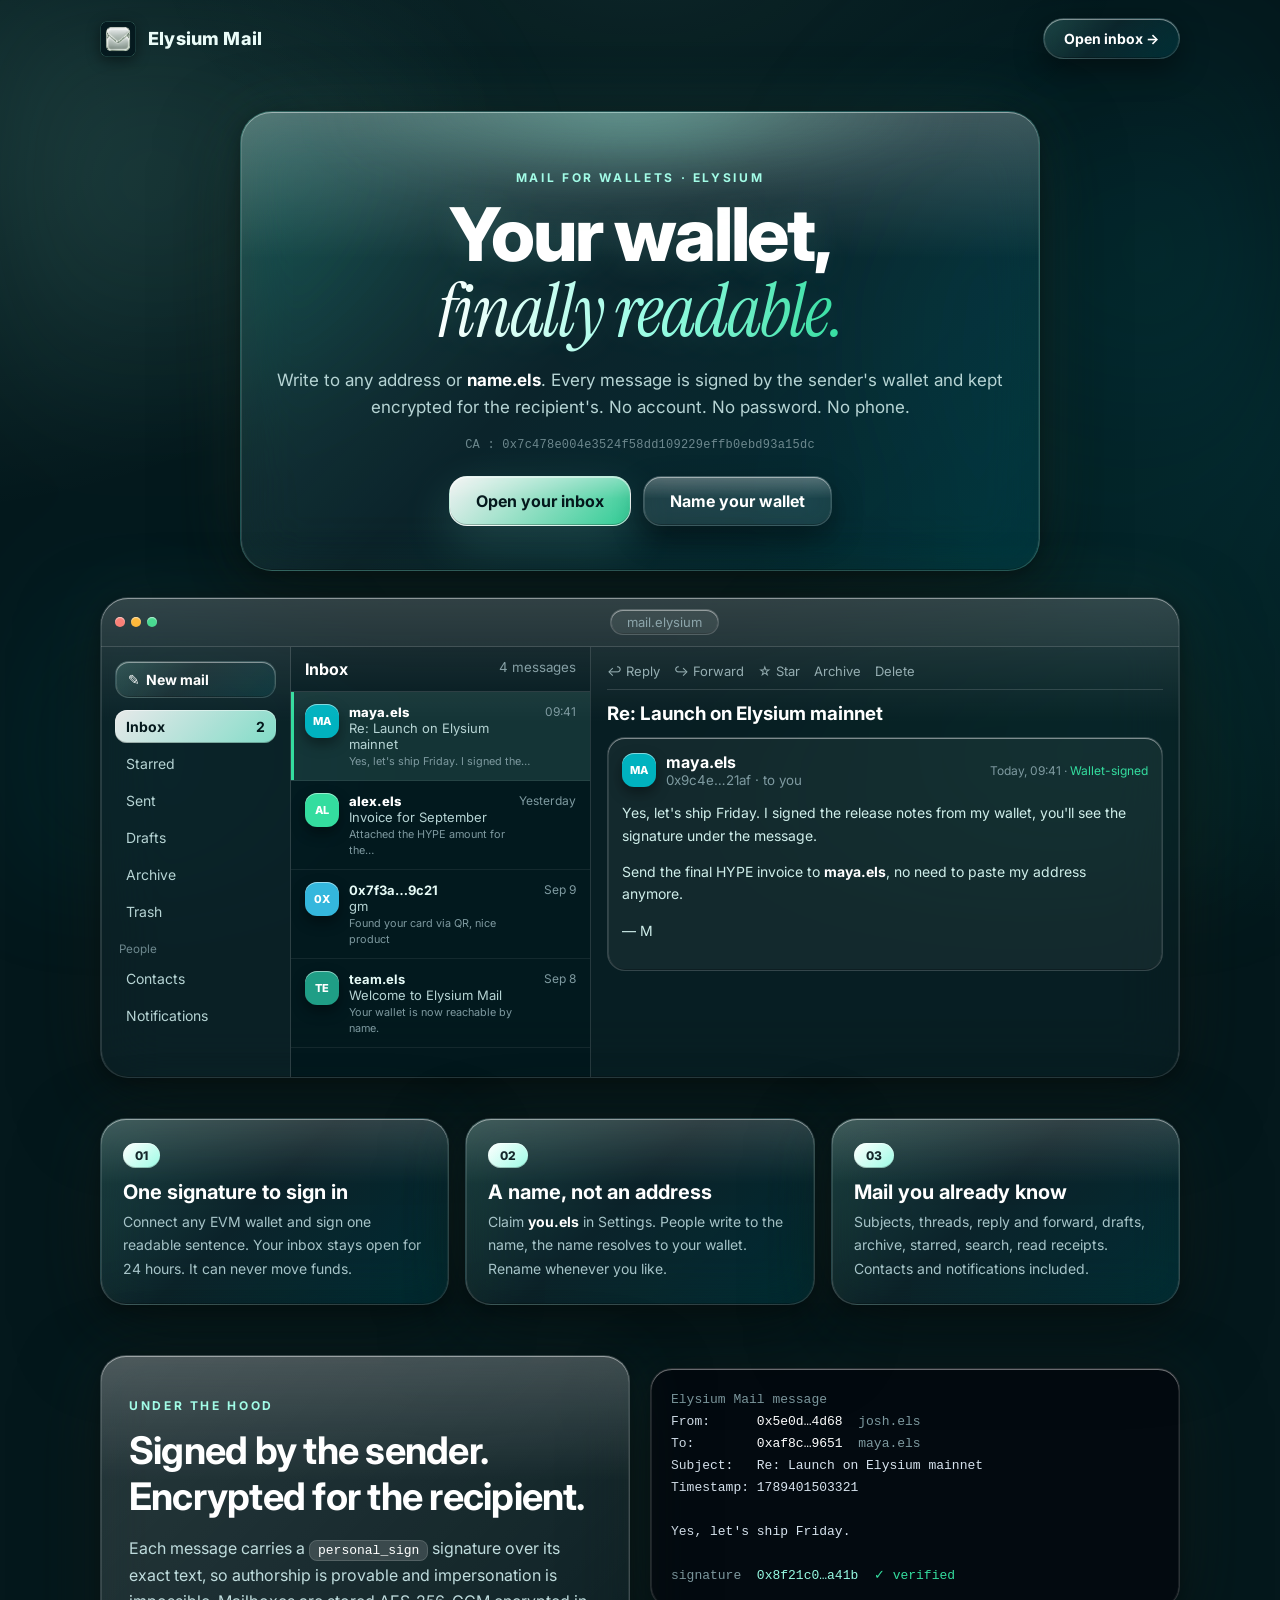
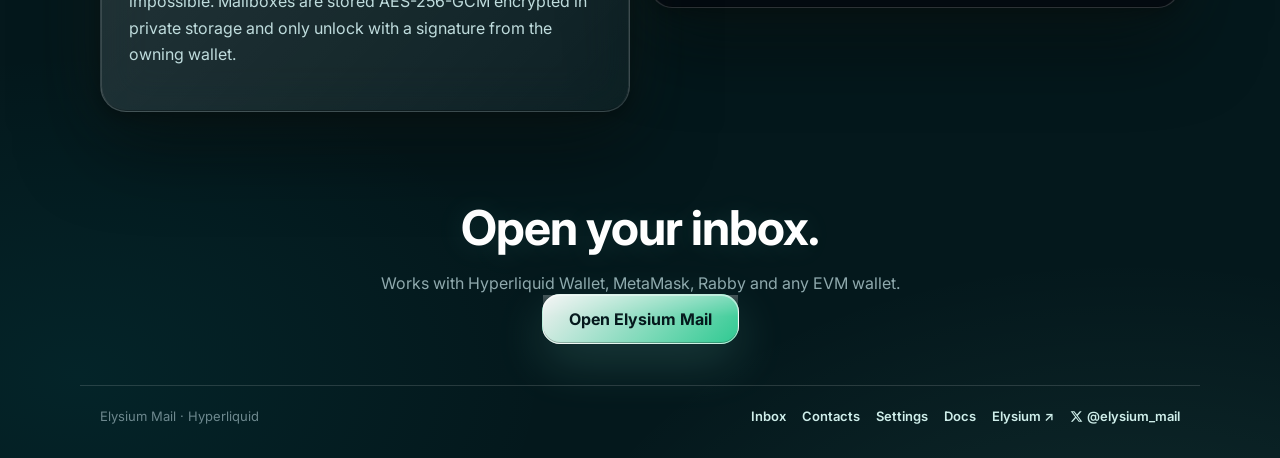
<file: index.html>
<!DOCTYPE html>
<html lang="en">
<head>
<meta charset="UTF-8" />
<meta name="viewport" content="width=device-width, initial-scale=1.0" />
<meta name="theme-color" content="#04181c" />
<title>Elysium Mail — mail for wallets</title>
<meta name="description" content="Mail for wallets on Elysium, the L2 for Hyperliquid. Write to any address or name.els. Every message is signed by the sender's wallet." />
<link rel="icon" type="image/png" href="./logo/favicon.png" />
<link rel="preconnect" href="https://fonts.googleapis.com" />
<link href="https://fonts.googleapis.com/css2?family=Inter:wght@400;500;600;700&family=Instrument+Serif:ital@0;1&display=swap" rel="stylesheet" />
<link rel="stylesheet" href="./css/landing.css" />
</head>
<body class="landing">
<header class="l-nav">
  <a class="l-brand" href="./index.html"><img class="logo-img" src="./logo/logo-dark.png" alt="Elysium Mail logo" />Elysium Mail</a>
  <a class="l-cta" href="./app.html">Open inbox <span>→</span></a>
</header>

<main>
  <section class="l-hero">
    <p class="l-kicker">Mail for wallets · Elysium</p>
    <h1>Your wallet,<br /><em>finally readable.</em></h1>
    <p class="l-sub">Write to any address or <b>name.els</b>. Every message is signed by the sender's wallet and kept encrypted for the recipient's. No account. No password. No phone.</p>
    <p class="ca-line">CA : 0x7c478e004e3524f58dd109229effb0ebd93a15dc</p>
    <div class="l-actions">
      <a class="l-btn primary" href="./app.html">Open your inbox</a>
      <a class="l-btn" href="./app.html#settings">Name your wallet</a>
    </div>
  </section>

  <section class="l-frame">
    <div class="l-window">
      <div class="l-window-bar"><i></i><i></i><i></i><span>mail.elysium</span></div>
      <div class="l-app">
        <aside class="l-side">
          <span class="l-new">✎&nbsp; New mail</span>
          <a class="on">Inbox <b>2</b></a><a>Starred</a><a>Sent</a><a>Drafts</a><a>Archive</a><a>Trash</a>
          <small>People</small><a>Contacts</a><a>Notifications</a>
        </aside>
        <div class="l-list">
          <div class="l-list-head">Inbox <small>4 messages</small></div>
          <div class="l-row unread sel"><span class="avatar" style="background:#00b2bf">MA</span><div><b>maya.els</b><span>Re: Launch on Elysium mainnet</span><small>Yes, let's ship Friday. I signed the…</small></div><time>09:41</time></div>
          <div class="l-row unread"><span class="avatar" style="background:#34dd9f">AL</span><div><b>alex.els</b><span>Invoice for September</span><small>Attached the HYPE amount for the…</small></div><time>Yesterday</time></div>
          <div class="l-row"><span class="avatar" style="background:#34b7dd">0X</span><div><b>0x7f3a…9c21</b><span>gm</span><small>Found your card via QR, nice product</small></div><time>Sep 9</time></div>
          <div class="l-row"><span class="avatar" style="background:#1f9e86">TE</span><div><b>team.els</b><span>Welcome to Elysium Mail</span><small>Your wallet is now reachable by name.</small></div><time>Sep 8</time></div>
        </div>
        <div class="l-read">
          <div class="l-read-bar"><span>↩ Reply</span><span>↪ Forward</span><span>☆ Star</span><span>Archive</span><span>Delete</span></div>
          <h3>Re: Launch on Elysium mainnet</h3>
          <div class="l-msg">
            <div class="l-msg-head"><span class="avatar" style="background:#00b2bf">MA</span><div><b>maya.els</b><small>0x9c4e…21af · to you</small></div><time>Today, 09:41 · <i>Wallet-signed</i></time></div>
            <p>Yes, let's ship Friday. I signed the release notes from my wallet, you'll see the signature under the message.</p>
            <p>Send the final HYPE invoice to <b>maya.els</b>, no need to paste my address anymore.</p>
            <p>— M</p>
          </div>
        </div>
      </div>
    </div>
  </section>

  <section class="l-points">
    <div><span>01</span><h2>One signature to sign in</h2><p>Connect any EVM wallet and sign one readable sentence. Your inbox stays open for 24 hours. It can never move funds.</p></div>
    <div><span>02</span><h2>A name, not an address</h2><p>Claim <b>you.els</b> in Settings. People write to the name, the name resolves to your wallet. Rename whenever you like.</p></div>
    <div><span>03</span><h2>Mail you already know</h2><p>Subjects, threads, reply and forward, drafts, archive, starred, search, read receipts. Contacts and notifications included.</p></div>
  </section>

  <section class="l-proof">
    <div class="l-proof-text">
      <p class="l-kicker">Under the hood</p>
      <h2>Signed by the sender.<br />Encrypted for the recipient.</h2>
      <p>Each message carries a <code>personal_sign</code> signature over its exact text, so authorship is provable and impersonation is impossible. Mailboxes are stored AES-256-GCM encrypted in private storage and only unlock with a signature from the owning wallet.</p>
    </div>
    <pre class="l-code"><span class="c">Elysium Mail message</span>
From:      <span class="k">0x5e0d…4d68</span>  <span class="c">josh.els</span>
To:        <span class="k">0xaf8c…9651</span>  <span class="c">maya.els</span>
Subject:   Re: Launch on Elysium mainnet
Timestamp: 1789401503321

Yes, let's ship Friday.

<span class="c">signature</span>  <span class="s">0x8f21c0…a41b</span>  <span class="ok">✓ verified</span></pre>
  </section>

  <section class="l-final">
    <h2>Open your inbox.</h2>
    <p>Works with Hyperliquid Wallet, MetaMask, Rabby and any EVM wallet.</p>
    <a class="l-btn primary" href="./app.html">Open Elysium Mail</a>
  </section>
</main>

<footer class="l-foot">
  <span>Elysium Mail · Hyperliquid</span>
  <nav><a href="./app.html">Inbox</a><a href="./app.html#contacts">Contacts</a><a href="./app.html#settings">Settings</a><a href="./docs.html">Docs</a><a href="https://elysium.kinetiq.xyz" target="_blank" rel="noopener">Elysium ↗</a><a href="https://x.com/elysium_mail" target="_blank" rel="noopener" style="display:inline-flex;align-items:center;gap:4px"><svg width="13" height="13" viewBox="0 0 24 24" fill="currentColor" aria-hidden="true"><path d="M18.244 2.25h3.308l-7.227 8.26 8.502 11.24H16.17l-5.214-6.817L4.99 21.75H1.68l7.73-8.835L1.254 2.25H8.08l4.713 6.231zm-1.161 17.52h1.833L7.084 4.126H5.117z"/></svg>@elysium_mail</a></nav>
</footer>
<script src="./js/landing.js"></script>
<script>(function(){var b=document.getElementById('caCopy');if(!b)return;b.addEventListener('click',function(){var a=document.getElementById('caAddr');if(!a)return;navigator.clipboard.writeText(a.textContent).then(function(){b.textContent='Copied!';setTimeout(function(){b.textContent='Copy';},1500);}).catch(function(){b.textContent='Copy failed';});});})();</script>
</body>
</html>
</file>
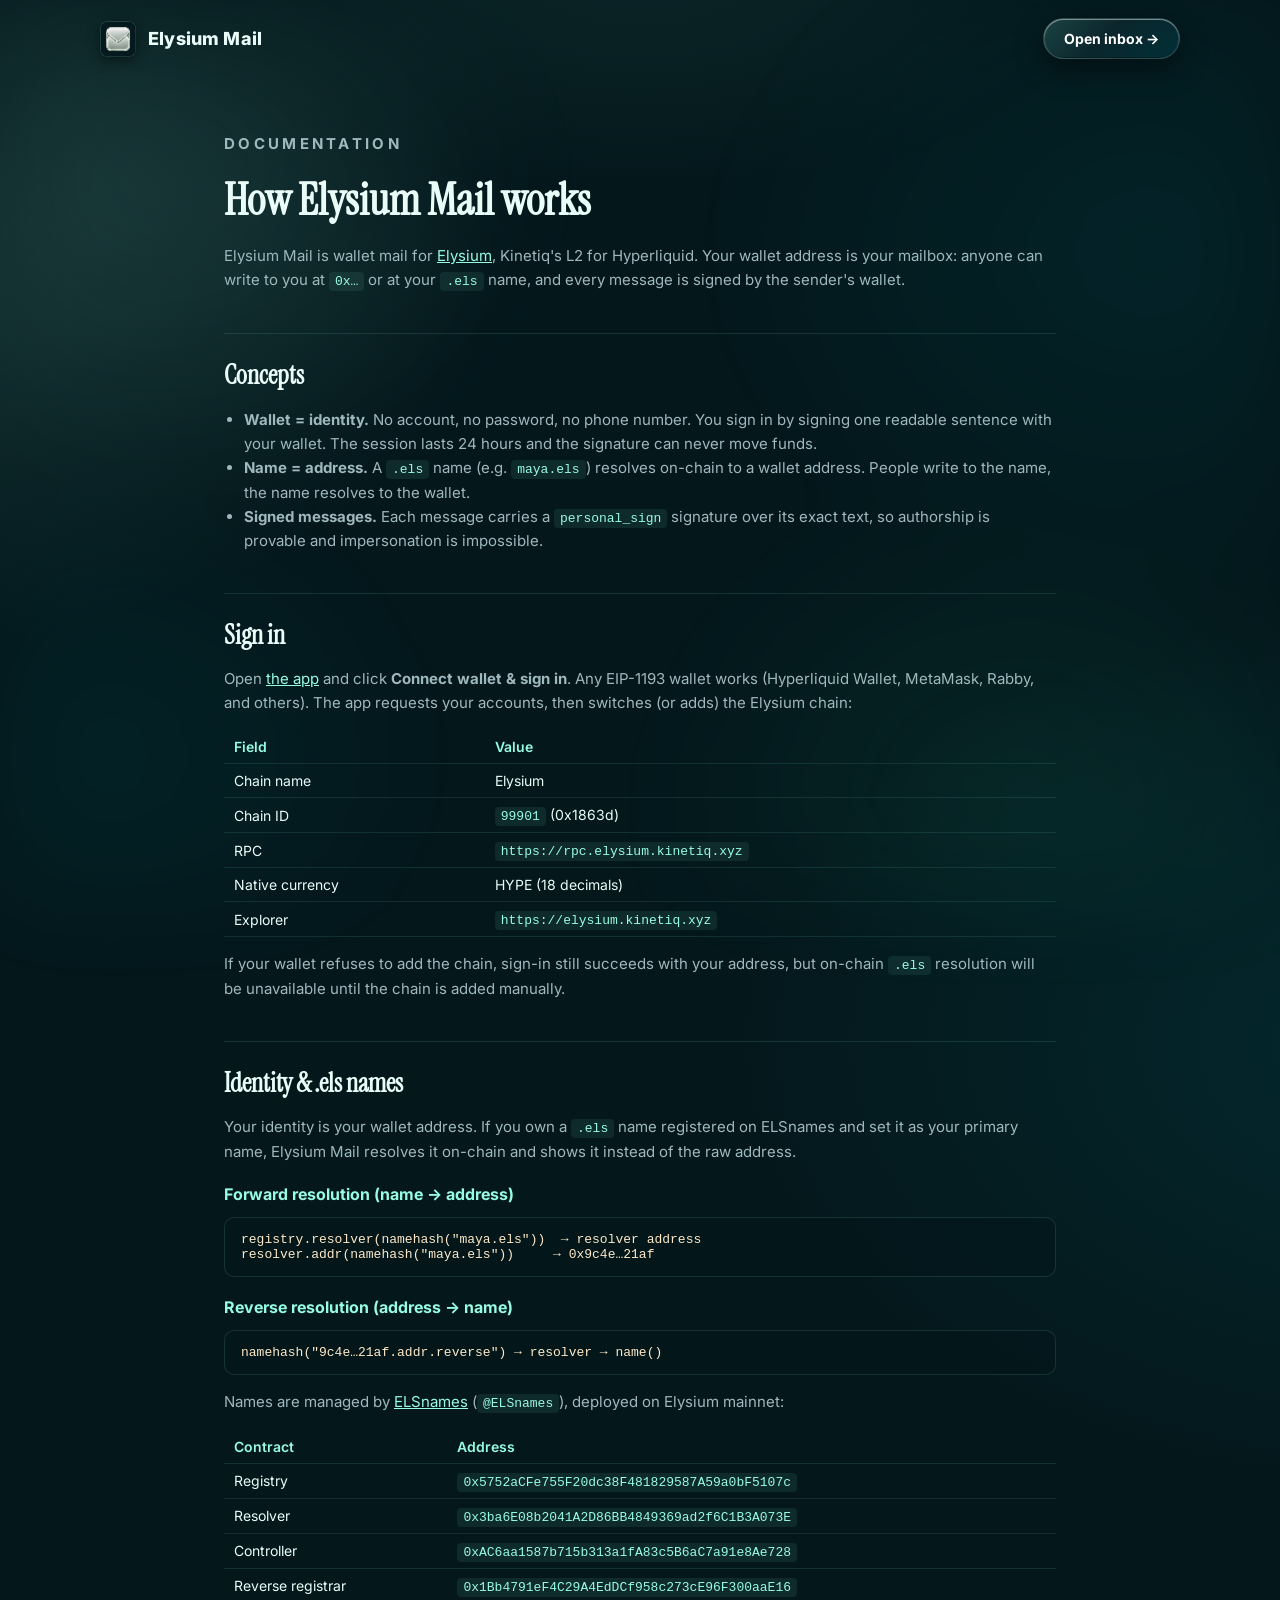
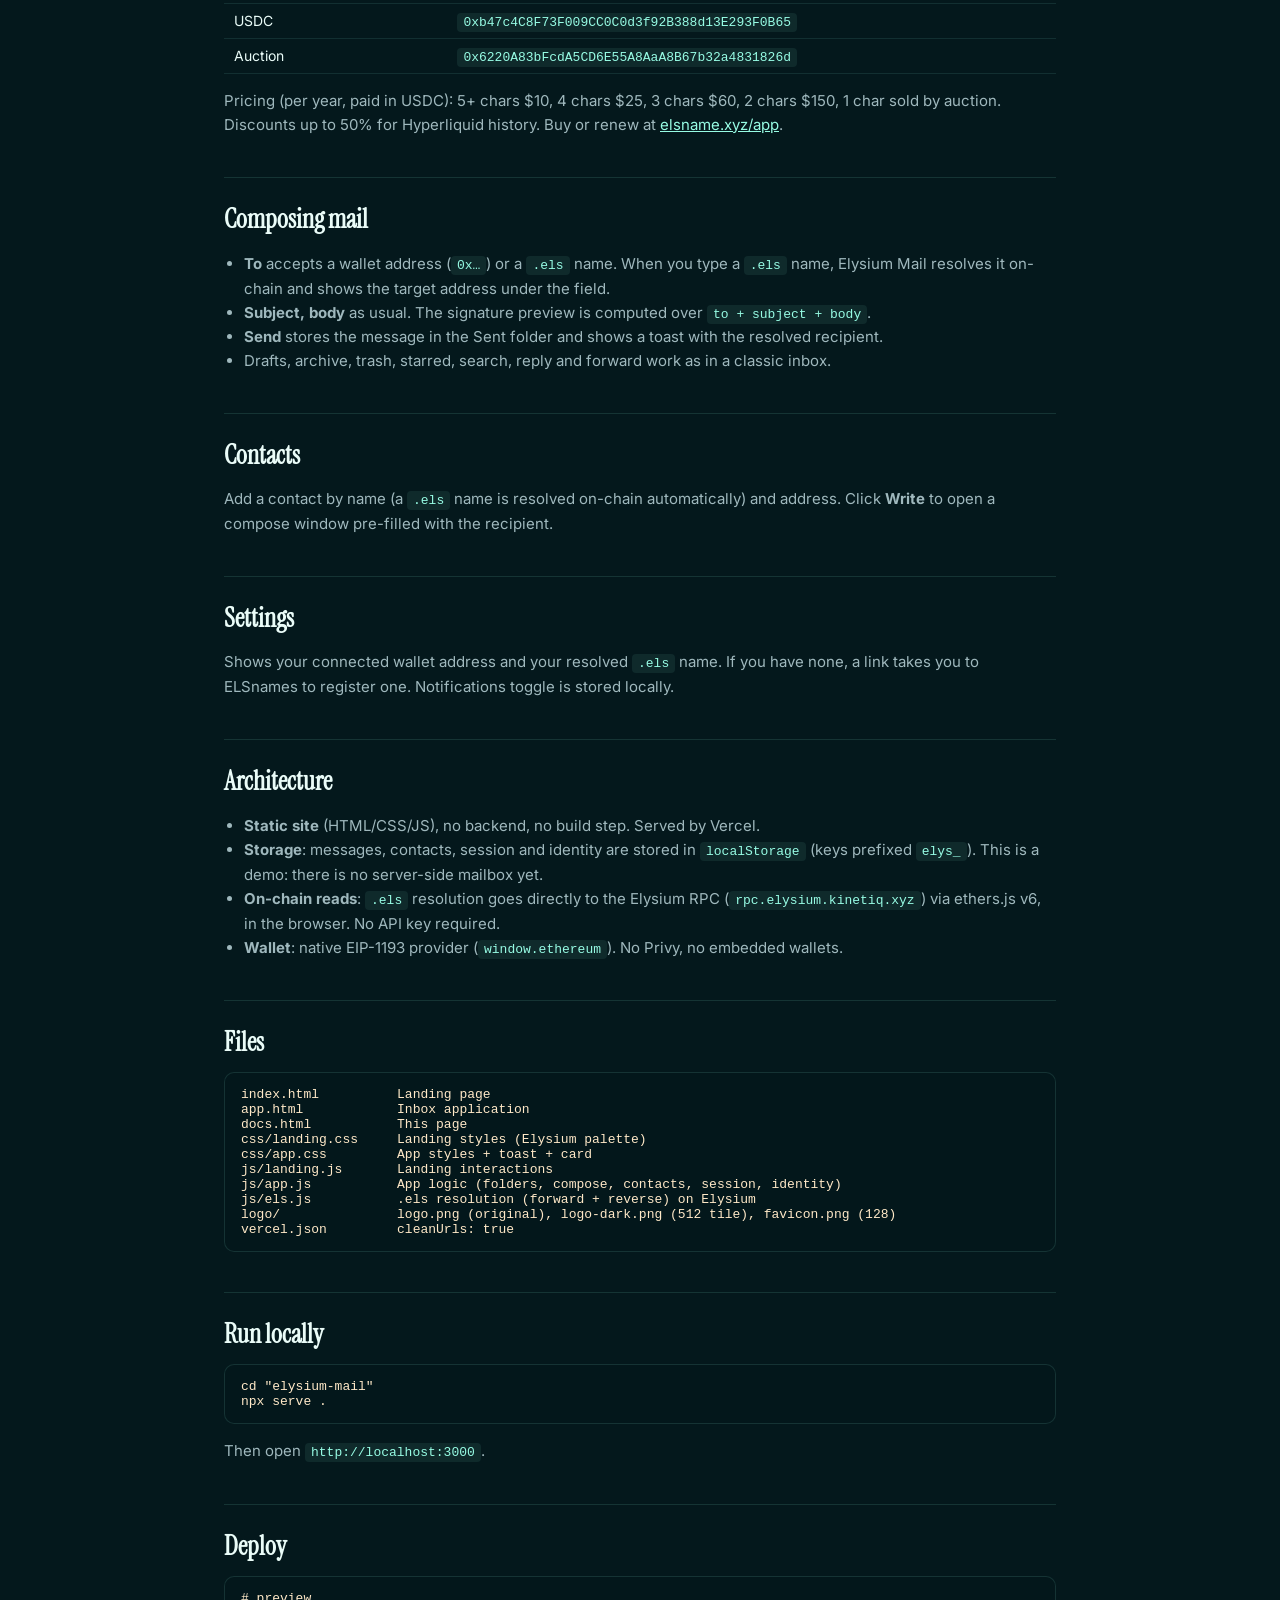
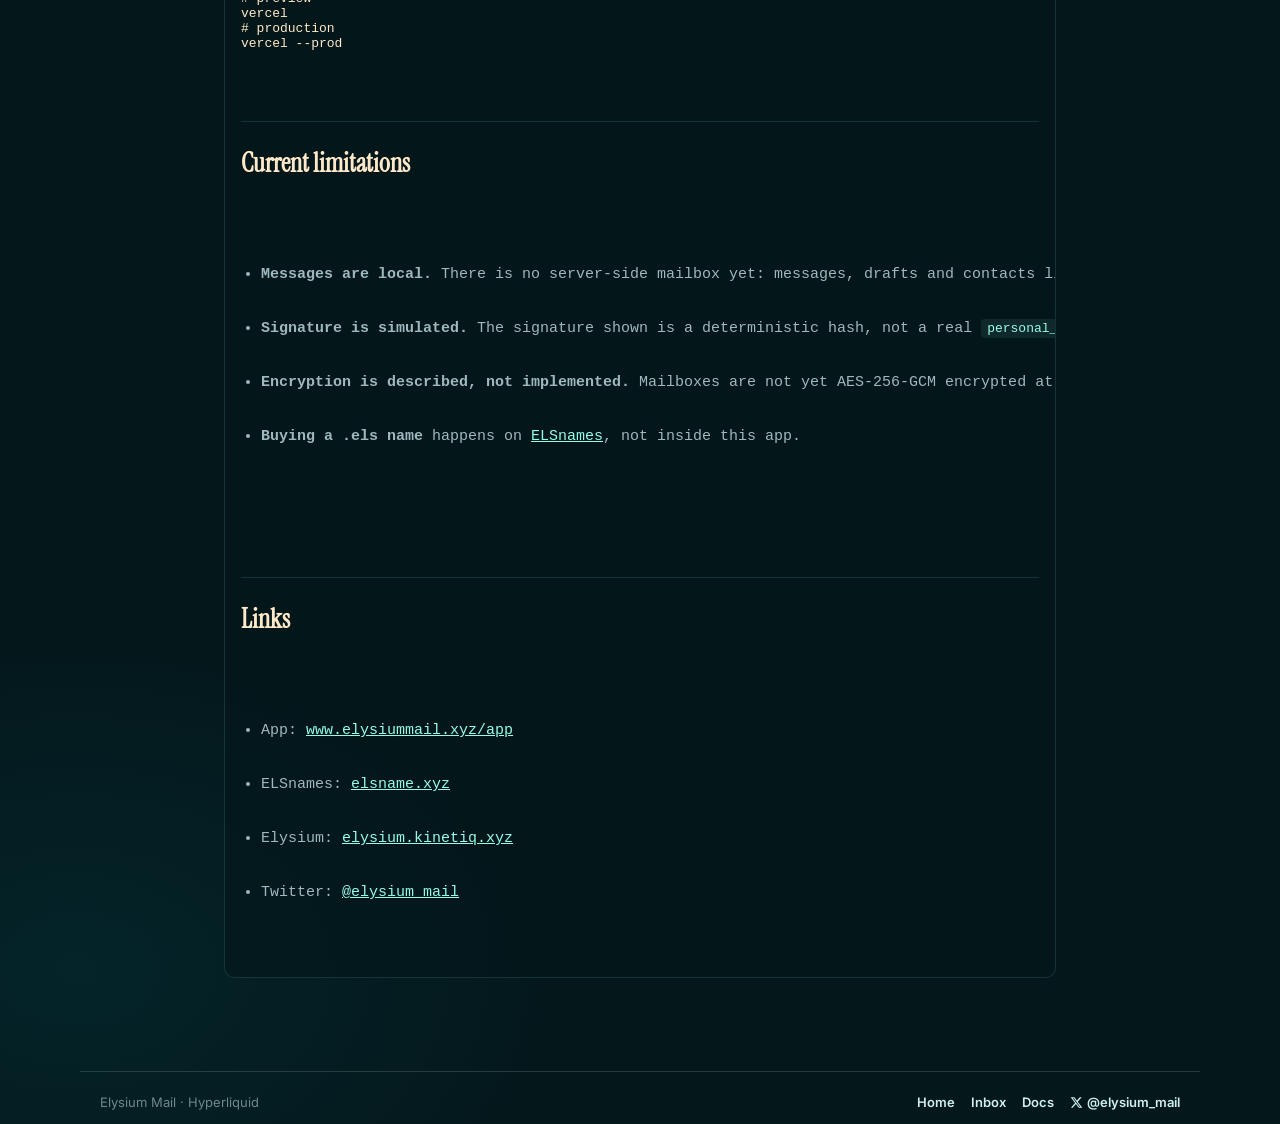
<file: docs.html>
<!DOCTYPE html>
<html lang="en">
<head>
<meta charset="UTF-8" />
<meta name="viewport" content="width=device-width, initial-scale=1.0" />
<meta name="theme-color" content="#04181c" />
<title>Elysium Mail — Docs</title>
<link rel="icon" type="image/png" href="./logo/favicon.png" />
<link rel="preconnect" href="https://fonts.googleapis.com" />
<link href="https://fonts.googleapis.com/css2?family=Inter:wght@400;500;600;700&family=Instrument+Serif:ital@0;1&display=swap" rel="stylesheet" />
<link rel="stylesheet" href="./css/landing.css" />
<style>
  .docs{max-width:880px;margin:0 auto;padding:40px 24px 80px}
  .docs h1{font-family:'Instrument Serif',serif;font-size:44px;margin:0 0 8px}
  .docs h2{font-family:'Instrument Serif',serif;font-size:26px;margin:40px 0 10px;border-top:1px solid rgba(151,252,228,.12);padding-top:24px}
  .docs h3{font-size:16px;margin:20px 0 6px;color:#97fce4}
  .docs p,.docs li{color:#9fb8bd;line-height:1.6;font-size:15px}
  .docs code{background:rgba(151,252,228,.08);padding:2px 6px;border-radius:4px;font-size:13px;color:#97fce4}
  .docs pre{background:rgba(4,24,28,.7);border:1px solid rgba(151,252,228,.12);border-radius:10px;padding:14px 16px;overflow:auto;font-size:13px;color:#ffe9c8}
  .docs ul{padding-left:20px}
  .docs a{color:#97fce4}
  .docs table{width:100%;border-collapse:collapse;margin:12px 0}
  .docs th,.docs td{padding:8px 10px;border-bottom:1px solid rgba(151,252,228,.1);font-size:14px;text-align:left}
  .docs th{color:#97fce4;font-weight:600}
</style>
</head>
<body class="landing">
<header class="l-nav">
  <a class="l-brand" href="./index.html"><img class="logo-img" src="./logo/logo-dark.png" alt="Elysium Mail logo" />Elysium Mail</a>
  <a class="l-cta" href="./app.html">Open inbox <span>→</span></a>
</header>
<main class="docs">
  <p class="l-kicker">Documentation</p>
  <h1>How Elysium Mail works</h1>
  <p>Elysium Mail is wallet mail for <a href="https://elysium.kinetiq.xyz" target="_blank" rel="noopener">Elysium</a>, Kinetiq's L2 for Hyperliquid. Your wallet address is your mailbox: anyone can write to you at <code>0x…</code> or at your <code>.els</code> name, and every message is signed by the sender's wallet.</p>

  <h2>Concepts</h2>
  <ul>
    <li><b>Wallet = identity.</b> No account, no password, no phone number. You sign in by signing one readable sentence with your wallet. The session lasts 24 hours and the signature can never move funds.</li>
    <li><b>Name = address.</b> A <code>.els</code> name (e.g. <code>maya.els</code>) resolves on-chain to a wallet address. People write to the name, the name resolves to the wallet.</li>
    <li><b>Signed messages.</b> Each message carries a <code>personal_sign</code> signature over its exact text, so authorship is provable and impersonation is impossible.</li>
  </ul>

  <h2>Sign in</h2>
  <p>Open <a href="./app.html">the app</a> and click <b>Connect wallet &amp; sign in</b>. Any EIP-1193 wallet works (Hyperliquid Wallet, MetaMask, Rabby, and others). The app requests your accounts, then switches (or adds) the Elysium chain:</p>
  <table>
    <tr><th>Field</th><th>Value</th></tr>
    <tr><td>Chain name</td><td>Elysium</td></tr>
    <tr><td>Chain ID</td><td><code>99901</code> (0x1863d)</td></tr>
    <tr><td>RPC</td><td><code>https://rpc.elysium.kinetiq.xyz</code></td></tr>
    <tr><td>Native currency</td><td>HYPE (18 decimals)</td></tr>
    <tr><td>Explorer</td><td><code>https://elysium.kinetiq.xyz</code></td></tr>
  </table>
  <p>If your wallet refuses to add the chain, sign-in still succeeds with your address, but on-chain <code>.els</code> resolution will be unavailable until the chain is added manually.</p>

  <h2>Identity &amp; .els names</h2>
  <p>Your identity is your wallet address. If you own a <code>.els</code> name registered on ELSnames and set it as your primary name, Elysium Mail resolves it on-chain and shows it instead of the raw address.</p>
  <h3>Forward resolution (name → address)</h3>
  <pre>registry.resolver(namehash("maya.els"))  → resolver address
resolver.addr(namehash("maya.els"))     → 0x9c4e…21af</pre>
  <h3>Reverse resolution (address → name)</h3>
  <pre>namehash("9c4e…21af.addr.reverse") → resolver → name()</pre>
  <p>Names are managed by <a href="https://www.elsname.xyz/" target="_blank" rel="noopener">ELSnames</a> (<code>@ELSnames</code>), deployed on Elysium mainnet:</p>
  <table>
    <tr><th>Contract</th><th>Address</th></tr>
    <tr><td>Registry</td><td><code>0x5752aCFe755F20dc38F481829587A59a0bF5107c</code></td></tr>
    <tr><td>Resolver</td><td><code>0x3ba6E08b2041A2D86BB4849369ad2f6C1B3A073E</code></td></tr>
    <tr><td>Controller</td><td><code>0xAC6aa1587b715b313a1fA83c5B6aC7a91e8Ae728</code></td></tr>
    <tr><td>Reverse registrar</td><td><code>0x1Bb4791eF4C29A4EdDCf958c273cE96F300aaE16</code></td></tr>
    <tr><td>USDC</td><td><code>0xb47c4C8F73F009CC0C0d3f92B388d13E293F0B65</code></td></tr>
    <tr><td>Auction</td><td><code>0x6220A83bFcdA5CD6E55A8AaA8B67b32a4831826d</code></td></tr>
  </table>
  <p>Pricing (per year, paid in USDC): 5+ chars $10, 4 chars $25, 3 chars $60, 2 chars $150, 1 char sold by auction. Discounts up to 50% for Hyperliquid history. Buy or renew at <a href="https://www.elsname.xyz/app/" target="_blank" rel="noopener">elsname.xyz/app</a>.</p>

  <h2>Composing mail</h2>
  <ul>
    <li><b>To</b> accepts a wallet address (<code>0x…</code>) or a <code>.els</code> name. When you type a <code>.els</code> name, Elysium Mail resolves it on-chain and shows the target address under the field.</li>
    <li><b>Subject, body</b> as usual. The signature preview is computed over <code>to + subject + body</code>.</li>
    <li><b>Send</b> stores the message in the Sent folder and shows a toast with the resolved recipient.</li>
    <li>Drafts, archive, trash, starred, search, reply and forward work as in a classic inbox.</li>
  </ul>

  <h2>Contacts</h2>
  <p>Add a contact by name (a <code>.els</code> name is resolved on-chain automatically) and address. Click <b>Write</b> to open a compose window pre-filled with the recipient.</p>

  <h2>Settings</h2>
  <p>Shows your connected wallet address and your resolved <code>.els</code> name. If you have none, a link takes you to ELSnames to register one. Notifications toggle is stored locally.</p>

  <h2>Architecture</h2>
  <ul>
    <li><b>Static site</b> (HTML/CSS/JS), no backend, no build step. Served by Vercel.</li>
    <li><b>Storage</b>: messages, contacts, session and identity are stored in <code>localStorage</code> (keys prefixed <code>elys_</code>). This is a demo: there is no server-side mailbox yet.</li>
    <li><b>On-chain reads</b>: <code>.els</code> resolution goes directly to the Elysium RPC (<code>rpc.elysium.kinetiq.xyz</code>) via ethers.js v6, in the browser. No API key required.</li>
    <li><b>Wallet</b>: native EIP-1193 provider (<code>window.ethereum</code>). No Privy, no embedded wallets.</li>
  </ul>

  <h2>Files</h2>
  <pre>index.html          Landing page
app.html            Inbox application
docs.html           This page
css/landing.css     Landing styles (Elysium palette)
css/app.css         App styles + toast + card
js/landing.js       Landing interactions
js/app.js           App logic (folders, compose, contacts, session, identity)
js/els.js           .els resolution (forward + reverse) on Elysium
logo/               logo.png (original), logo-dark.png (512 tile), favicon.png (128)
vercel.json         cleanUrls: true</pre>

  <h2>Run locally</h2>
  <pre>cd "elysium-mail"
npx serve .</pre>
  <p>Then open <code>http://localhost:3000</code>.</p>

  <h2>Deploy</h2>
  <pre># preview
vercel
# production
vercel --prod

  <h2>Current limitations</h2>
  <ul>
    <li><b>Messages are local.</b> There is no server-side mailbox yet: messages, drafts and contacts live in <code>localStorage</code>. They are not synced across devices or delivered to other users.</li>
    <li><b>Signature is simulated.</b> The signature shown is a deterministic hash, not a real <code>personal_sign</code>. Real signing will be wired to the wallet.</li>
    <li><b>Encryption is described, not implemented.</b> Mailboxes are not yet AES-256-GCM encrypted at rest.</li>
    <li><b>Buying a .els name</b> happens on <a href="https://www.elsname.xyz/app/" target="_blank" rel="noopener">ELSnames</a>, not inside this app.</li>
  </ul>

  <h2>Links</h2>
  <ul>
    <li>App: <a href="./app.html">www.elysiummail.xyz/app</a></li>
    <li>ELSnames: <a href="https://www.elsname.xyz/" target="_blank" rel="noopener">elsname.xyz</a></li>
    <li>Elysium: <a href="https://elysium.kinetiq.xyz" target="_blank" rel="noopener">elysium.kinetiq.xyz</a></li>
    <li>Twitter: <a href="https://x.com/elysium_mail" target="_blank" rel="noopener">@elysium_mail</a></li>
  </ul>
</main>
<footer class="l-foot">
  <span>Elysium Mail · Hyperliquid</span>
  <nav><a href="./index.html">Home</a><a href="./app.html">Inbox</a><a href="./docs.html">Docs</a><a href="https://x.com/elysium_mail" target="_blank" rel="noopener" style="display:inline-flex;align-items:center;gap:4px"><svg width="13" height="13" viewBox="0 0 24 24" fill="currentColor" aria-hidden="true"><path d="M18.244 2.25h3.308l-7.227 8.26 8.502 11.24H16.17l-5.214-6.817L4.99 21.75H1.68l7.73-8.835L1.254 2.25H8.08l4.713 6.231zm-1.161 17.52h1.833L7.084 4.126H5.117z"/></svg>@elysium_mail</a></nav>
</footer>
<script src="./js/landing.js"></script>
<script>(function(){var b=document.getElementById('caCopy');if(!b)return;b.addEventListener('click',function(){var a=document.getElementById('caAddr');if(!a)return;navigator.clipboard.writeText(a.textContent).then(function(){b.textContent='Copied!';setTimeout(function(){b.textContent='Copy';},1500);}).catch(function(){b.textContent='Copy failed';});});})();</script>
</body>
</html>
</file>
<file: css/landing.css>
:root{
  --ink:#eafcf8; --mut:#8fa9ad; --line:rgba(255,255,255,.14);
  --accent:#97fce4; --accent2:#34dd9f;
  --glass:linear-gradient(135deg,rgba(151,252,228,.18),rgba(255,255,255,.045) 45%,rgba(0,178,191,.12));
  --bevel:inset 0 1px 0 rgba(255,255,255,.45),inset 0 -1px 0 rgba(0,0,0,.25),inset 1px 0 0 rgba(255,255,255,.12),inset -1px 0 0 rgba(255,255,255,.08);
  --vol:0 0 70px rgba(151,252,228,.06),0 30px 80px rgba(0,0,0,.55),0 4px 18px rgba(0,0,0,.4);
}
*{box-sizing:border-box}
html{scroll-behavior:smooth}
body{
  margin:0;color:var(--ink);
  font-family:Inter,system-ui,-apple-system,Segoe UI,Roboto,Arial,sans-serif;
  background:
    radial-gradient(1050px 640px at -12% 6%,rgba(151,252,228,.12),transparent 62%),
    radial-gradient(1150px 720px at 113% 24%,rgba(0,178,191,.11),transparent 62%),
    radial-gradient(950px 620px at 88% 109%,rgba(151,252,228,.09),transparent 62%),
    radial-gradient(760px 520px at 6% 96%,rgba(0,178,191,.08),transparent 62%),
    #04181c;
  min-height:100vh;
  -webkit-font-smoothing:antialiased;
}
body::before{ /* fine grain light */
  content:"";position:fixed;inset:0;pointer-events:none;z-index:0;
  background:radial-gradient(700px 340px at 50% -4%,rgba(151,252,228,.06),transparent 70%);
}
body::after{ /* organic glass blobs bleeding from the edges */
  content:"";position:fixed;inset:0;pointer-events:none;z-index:0;
  background:
    radial-gradient(44vmax 34vmax at 12% 20%,rgba(151,252,228,.085),transparent 70%),
    radial-gradient(48vmax 38vmax at 90% 28%,rgba(0,178,191,.08),transparent 70%),
    radial-gradient(42vmax 36vmax at 80% 90%,rgba(52,221,159,.075),transparent 70%),
    radial-gradient(36vmax 30vmax at 8% 84%,rgba(0,178,191,.07),transparent 70%);
  filter:blur(50px);
}
main,.l-nav,.l-foot{position:relative;z-index:1}
::selection{background:rgba(151,252,228,.35)}
.l-nav{max-width:1120px;margin:0 auto;padding:18px 20px;display:flex;justify-content:space-between;align-items:center}
.l-brand{display:flex;gap:12px;align-items:center;text-decoration:none;color:var(--ink);font-weight:800;font-size:18px;letter-spacing:.01em;line-height:1}
.logo-img{width:36px;height:36px;border-radius:22%;object-fit:contain;display:inline-block;box-shadow:0 4px 14px rgba(0,0,0,.45)}
.l-cta{background:var(--glass);color:#fff;text-decoration:none;padding:11px 20px;border-radius:999px;font-weight:700;font-size:14px;border:1px solid var(--line);box-shadow:var(--bevel),0 10px 30px rgba(0,0,0,.45);backdrop-filter:blur(18px) saturate(160%);-webkit-backdrop-filter:blur(18px) saturate(160%);transition:.2s}
.l-cta:hover{transform:translateY(-1px);box-shadow:var(--bevel),0 16px 40px rgba(151,252,228,.24)}
.l-hero{max-width:800px;margin:34px auto 10px;padding:46px 34px 38px;text-align:center;background:var(--glass);border:1px solid rgba(151,252,228,.2);border-radius:32px;box-shadow:var(--bevel),var(--vol),0 0 90px rgba(151,252,228,.07);backdrop-filter:blur(28px) saturate(170%);-webkit-backdrop-filter:blur(28px) saturate(170%);position:relative;overflow:hidden}
.l-hero::before{content:"";position:absolute;inset:0;border-radius:inherit;pointer-events:none;background:linear-gradient(180deg,rgba(255,255,255,.22),transparent 32%);} /* glossy top light */
.l-hero::after{content:"";position:absolute;left:10%;right:10%;top:-70px;height:140px;background:radial-gradient(closest-side,rgba(151,252,228,.45),transparent);filter:blur(30px);pointer-events:none}
.l-kicker{font-size:12px;color:var(--accent);letter-spacing:.22em;text-transform:uppercase;font-weight:700}
.l-hero h1{font-size:clamp(44px,7vw,74px);line-height:1.02;margin:12px 0;font-weight:800;letter-spacing:-.03em;color:#fff;text-shadow:0 2px 34px rgba(151,252,228,.14)}
.l-hero h1 em{font-family:"Instrument Serif",Georgia,serif;font-style:italic;font-weight:400;background:linear-gradient(92deg,#ffffff,#97fce4 55%,#34dd9f);-webkit-background-clip:text;background-clip:text;color:transparent}
.l-sub{color:#b6d4d4;font-size:17px;line-height:1.6}
.l-sub b{color:#fff}
.l-actions{display:flex;gap:12px;justify-content:center;margin:24px 0 6px;flex-wrap:wrap;position:relative}
.l-btn{border:1px solid var(--line);padding:14px 26px;border-radius:18px;text-decoration:none;color:#fff;font-weight:700;transition:.18s;background:rgba(255,255,255,.08);box-shadow:var(--bevel),0 12px 30px rgba(0,0,0,.4);backdrop-filter:blur(16px);-webkit-backdrop-filter:blur(16px);position:relative;overflow:hidden}
.l-btn::before{content:"";position:absolute;inset:0;background:linear-gradient(180deg,rgba(255,255,255,.25),transparent 45%);pointer-events:none}
.l-btn:hover{transform:translateY(-2px)}
.l-btn:active{transform:translateY(0) scale(.98)}
.l-btn.primary{background:linear-gradient(135deg,rgba(255,255,255,.94),rgba(52,221,159,.9));color:#04181c;border-color:rgba(255,255,255,.65);box-shadow:var(--bevel),0 18px 50px rgba(151,252,228,.16)}
.l-frame{max-width:1120px;margin:26px auto 0;padding:0 20px}
.l-window{border:1px solid var(--line);border-radius:28px;overflow:hidden;box-shadow:var(--bevel),var(--vol);background:rgba(4,24,28,.55);backdrop-filter:blur(30px) saturate(170%);-webkit-backdrop-filter:blur(30px) saturate(170%);position:relative}
.l-window::before{content:"";position:absolute;inset:0;background:linear-gradient(180deg,rgba(255,255,255,.14),transparent 26%);pointer-events:none;z-index:2}
.l-window-bar{display:flex;gap:6px;align-items:center;background:rgba(255,255,255,.05);border-bottom:1px solid var(--line);padding:11px 14px;color:#7e9aa0;font-size:13px;position:relative;z-index:1}
.l-window-bar i{width:10px;height:10px;border-radius:50%;background:#cfe0dd;display:block;box-shadow:inset 0 1px 1px rgba(255,255,255,.6)}
.l-window-bar i:first-child{background:#f97066}.l-window-bar i:nth-child(2){background:#fdb022}.l-window-bar i:nth-child(3){background:#32d583}
.l-window-bar span{margin:0 auto;background:rgba(255,255,255,.08);border:1px solid var(--line);border-radius:999px;padding:4px 16px;box-shadow:var(--bevel)}
.l-app{display:grid;grid-template-columns:190px 300px 1fr;min-height:430px;text-align:left;position:relative;z-index:1}
.l-side{border-right:1px solid var(--line);padding:14px;display:flex;flex-direction:column;gap:4px;font-size:14px;background:rgba(255,255,255,.03)}
.l-new{border:1px solid var(--line);border-radius:14px;padding:9px 12px;margin-bottom:8px;background:var(--glass);font-weight:700;box-shadow:var(--bevel);color:#fff}
.l-side a{padding:8px 11px;border-radius:12px;color:#b6d4d4;text-decoration:none;display:flex;justify-content:space-between;cursor:pointer;transition:.15s}
.l-side a:hover{background:rgba(255,255,255,.08);color:#fff}
.l-side a.on{background:linear-gradient(135deg,rgba(255,255,255,.9),rgba(151,252,228,.85));color:#04181c;font-weight:700;box-shadow:var(--bevel)}
.l-side small{color:#6d888e;margin:10px 4px 2px}
.l-list{border-right:1px solid var(--line)}
.l-list-head{padding:12px 14px;font-weight:700;border-bottom:1px solid var(--line);display:flex;justify-content:space-between;color:#fff}
.l-list-head small{color:#7e9aa0;font-weight:400}
.l-row{display:flex;gap:10px;padding:12px 14px;border-bottom:1px solid rgba(255,255,255,.07);font-size:13px;cursor:pointer;transition:.15s}
.l-row:hover{background:rgba(255,255,255,.06)}
.l-row.sel{background:rgba(151,252,228,.12);box-shadow:inset 3px 0 0 var(--accent2)}
.l-row.unread b{font-weight:800;color:#fff}
.l-row div b{display:block;font-size:13px;color:#e6fbf7}.l-row div span{display:block;color:#b6d4d4}.l-row small{color:#7e9aa0}
.l-row time{margin-left:auto;color:#7e9aa0;font-size:12px;white-space:nowrap}
.avatar{width:34px;height:34px;border-radius:12px;display:grid;place-items:center;color:#fff;font-size:11px;font-weight:800;flex:none;box-shadow:inset 0 1px 0 rgba(255,255,255,.5),0 6px 14px rgba(0,0,0,.4)}
.l-read{padding:16px;background:rgba(255,255,255,.02)}
.l-read-bar{display:flex;gap:14px;color:#8fa9ad;font-size:13px;border-bottom:1px solid var(--line);padding-bottom:10px}
.l-read h3{margin:12px 0;color:#fff}
.l-msg{background:rgba(255,255,255,.05);border:1px solid var(--line);border-radius:18px;padding:14px;box-shadow:var(--bevel)}
.l-msg-head{display:flex;gap:10px;align-items:center;margin-bottom:8px}
.l-msg-head b{color:#fff}.l-msg-head small{display:block;color:#7e9aa0}.l-msg-head time{margin-left:auto;color:#7e9aa0;font-size:12px}.l-msg-head i{color:var(--accent2);font-style:normal}
.l-msg p{font-size:14px;line-height:1.6;color:#cfeeea}.l-msg b{color:#fff}
.l-points{max-width:1120px;margin:0 auto;padding:40px 20px;display:grid;grid-template-columns:repeat(3,1fr);gap:16px}
.l-points div{background:var(--glass);border:1px solid var(--line);border-radius:26px;padding:24px 22px;box-shadow:var(--bevel),var(--vol);backdrop-filter:blur(24px) saturate(160%);-webkit-backdrop-filter:blur(24px) saturate(160%);position:relative;overflow:hidden;transition:.2s}
.l-points div:hover{transform:translateY(-3px)}
.l-points div::before{content:"";position:absolute;inset:0;background:linear-gradient(180deg,rgba(255,255,255,.16),transparent 35%);pointer-events:none}
.l-points span{display:inline-block;font-size:12px;font-weight:800;color:#04181c;background:linear-gradient(135deg,#fff,#97fce4);border-radius:999px;padding:5px 12px;box-shadow:var(--bevel)}
.l-points h2{font-size:20px;margin:12px 0 6px;color:#fff}.l-points p{color:#a6c4c8;font-size:14px;line-height:1.65;margin:0}.l-points b{color:#fff}
.l-proof{max-width:1120px;margin:0 auto;padding:10px 20px 30px;display:grid;grid-template-columns:1fr 1fr;gap:20px;align-items:start}
.l-proof-text{background:linear-gradient(135deg,rgba(255,255,255,.14),rgba(255,255,255,.04));border:1px solid var(--line);color:#fff;border-radius:26px;padding:28px;box-shadow:var(--bevel),var(--vol);backdrop-filter:blur(24px);-webkit-backdrop-filter:blur(24px);position:relative;overflow:hidden}
.l-proof-text::before{content:"";position:absolute;inset:0;background:linear-gradient(180deg,rgba(255,255,255,.18),transparent 35%);pointer-events:none}
.l-proof-text .l-kicker{color:var(--accent)}.l-proof-text p{color:#bfdcdd;line-height:1.65}.l-proof-text code{color:#fff;background:rgba(255,255,255,.14);padding:2px 8px;border-radius:8px;border:1px solid var(--line)}
.l-proof h2{font-size:clamp(28px,4vw,38px);margin:8px 0;color:#fff;letter-spacing:-.02em}
.l-code{background:rgba(4,8,14,.8);color:#d7e3ee;border-radius:22px;padding:20px;font-size:13px;line-height:1.7;white-space:pre-wrap;border:1px solid rgba(255,255,255,.16);box-shadow:var(--bevel),var(--vol)}
.l-code .c{color:#7e9aa0}.l-code .k{color:#fff}.l-code .s{color:#97fce4}.l-code .ok{color:#34dd9f}
.l-final{text-align:center;padding:56px 20px}
.l-final h2{font-size:clamp(32px,5vw,48px);margin:0 0 8px;letter-spacing:-.02em;color:#fff;text-shadow:0 2px 30px rgba(151,252,228,.12)}.l-final p{color:#8fa9ad}
.l-foot{max-width:1120px;margin:0 auto;padding:22px 20px 34px;display:flex;justify-content:space-between;color:#6d888e;font-size:13px;flex-wrap:wrap;gap:10px;border-top:1px solid var(--line)}
.l-foot nav{display:flex;gap:16px}.l-foot a{color:#cfeeea;text-decoration:none;font-weight:600}
.l-foot a:hover{color:#fff}
.ca-line{text-align:center;font-size:12px;color:#6d888e;margin:0 auto 18px;font-family:ui-monospace,monospace;letter-spacing:.02em}
.ca-pill .ca-label{font-size:10px;letter-spacing:.16em;text-transform:uppercase;color:#97fce4;font-weight:700}
.ca-pill .ca-addr{font-family:ui-monospace,monospace;font-size:12px;color:#eafcf8}
.ca-pill .ca-copy{background:rgba(151,252,228,.12);border:1px solid rgba(151,252,228,.25);color:#97fce4;border-radius:6px;padding:4px 10px;font-size:12px;cursor:pointer;font-weight:600}
.ca-pill .ca-copy:hover{background:rgba(151,252,228,.2)}
.ca-banner{display:flex;align-items:center;gap:10px;justify-content:center;flex-wrap:wrap;padding:8px 18px;background:rgba(151,252,228,.08);border:1px solid rgba(151,252,228,.25);border-radius:999px;font-size:13px;width:fit-content;margin:14px auto 0}
.ca-label{font-size:11px;letter-spacing:.16em;text-transform:uppercase;color:#97fce4;font-weight:700}
.ca-addr{font-family:ui-monospace,monospace;font-size:12px;color:#eafcf8;word-break:break-all}
.ca-copy{background:rgba(151,252,228,.12);border:1px solid rgba(151,252,228,.25);color:#97fce4;border-radius:6px;padding:4px 10px;font-size:12px;cursor:pointer;font-weight:600}
.ca-copy:hover{background:rgba(151,252,228,.2)}
@media(max-width:960px){.l-app{grid-template-columns:1fr}.l-side{display:none}.l-list{border-right:0;border-bottom:1px solid var(--line)}.l-proof{grid-template-columns:1fr}.l-points{grid-template-columns:1fr}.l-hero{margin:20px 12px 0}}
@media(prefers-reduced-motion:reduce){*{transition:none!important}}
</file>
